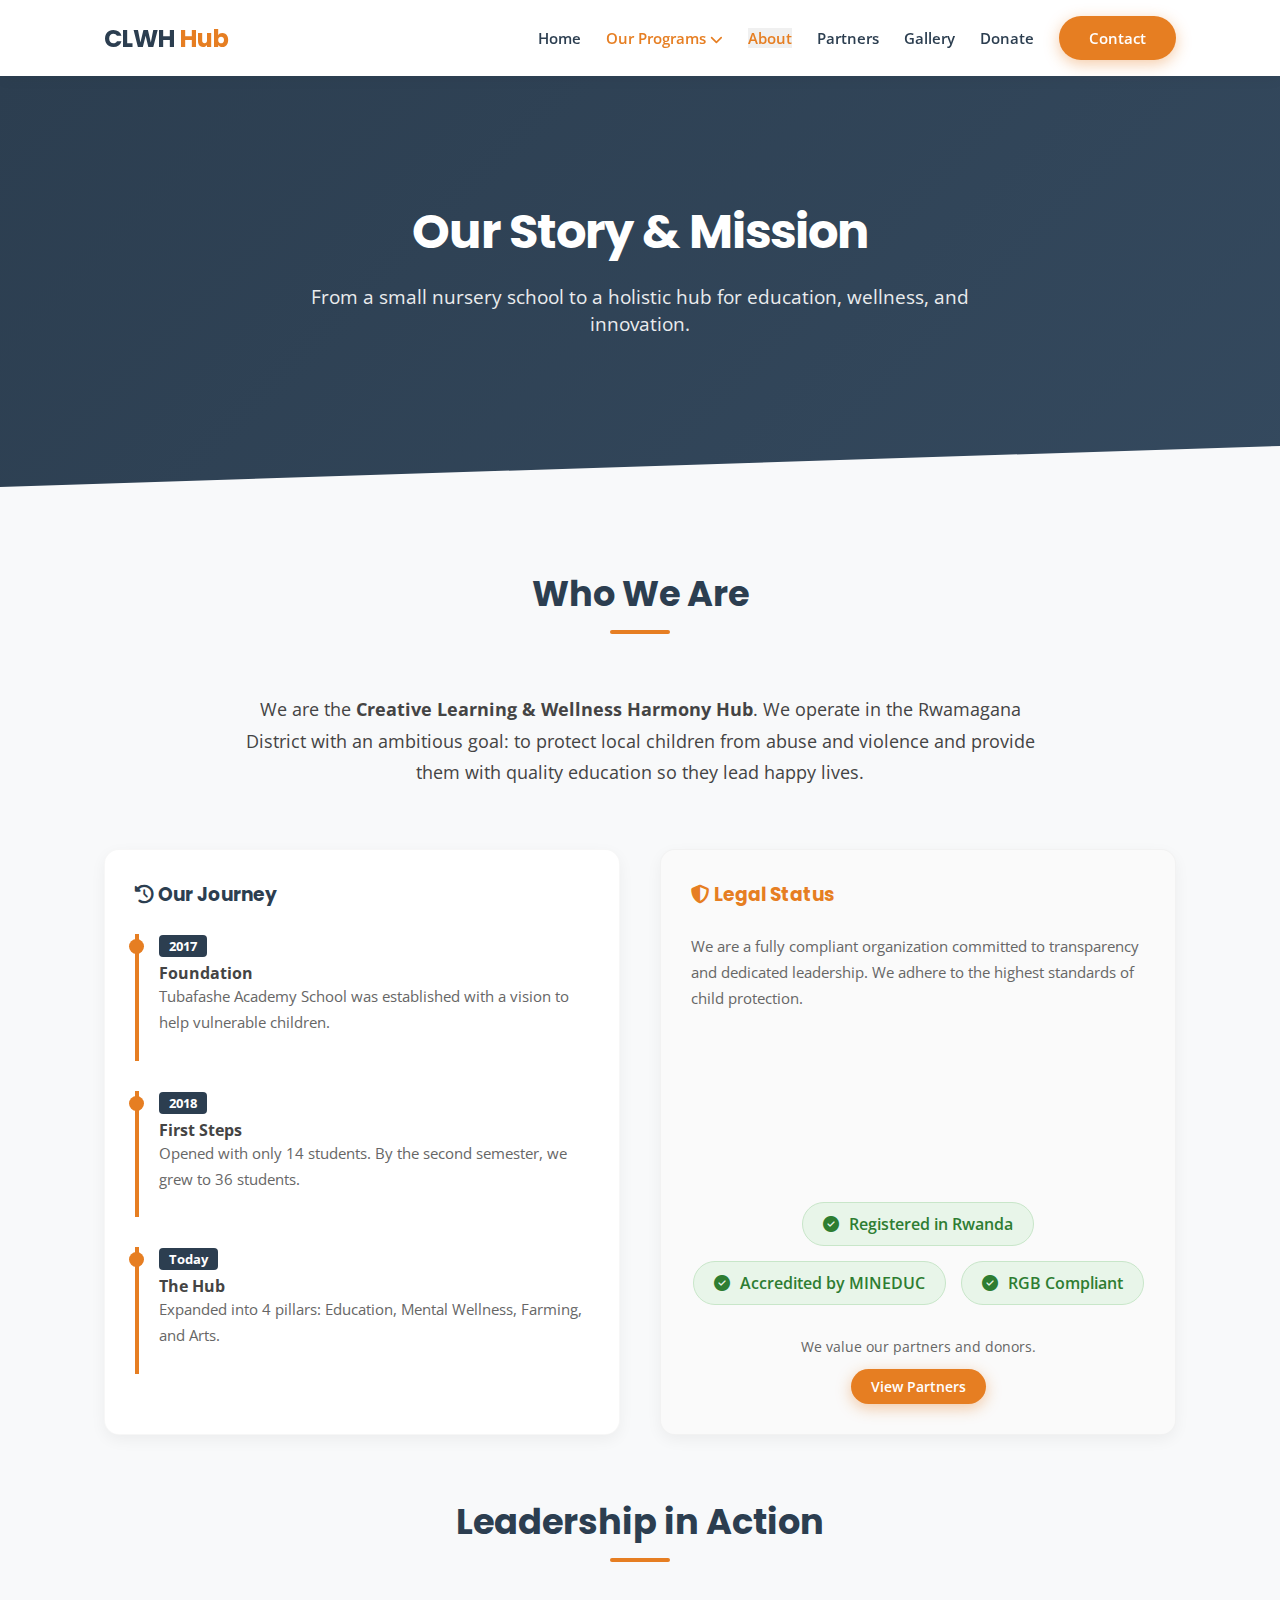
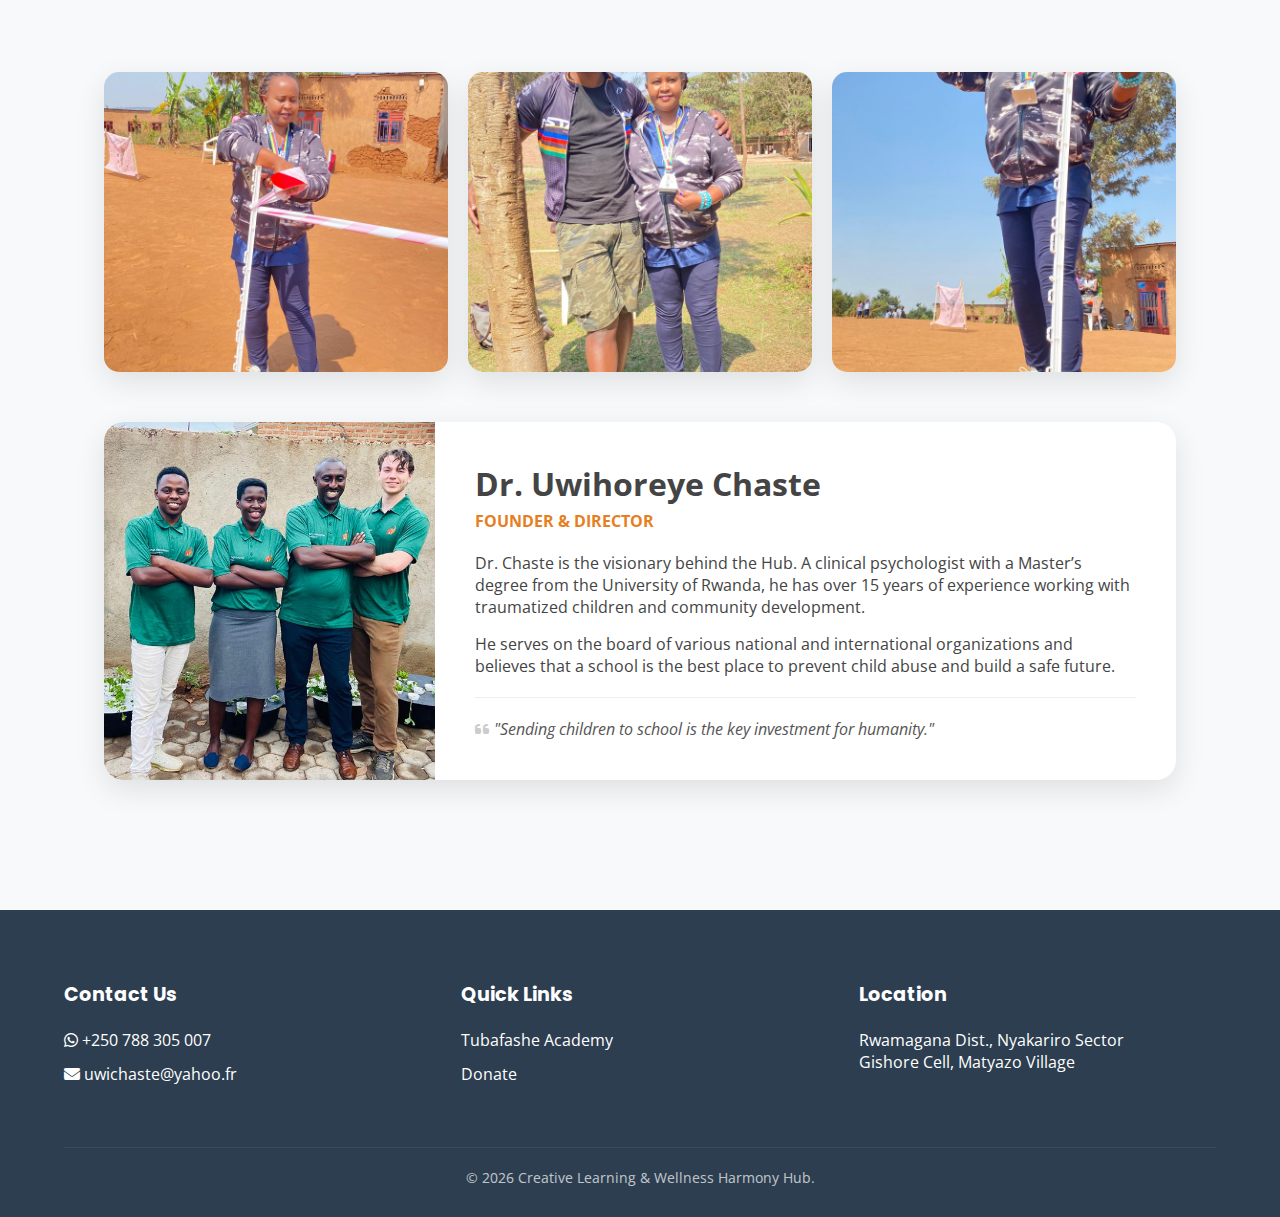
<file: pages/about.html>
<!DOCTYPE html>
<html lang="en">
<head>
    <meta charset="UTF-8">
    <meta name="viewport" content="width=device-width, initial-scale=1.0">
    <title>About Us | Creative Learning Hub</title>
    
    <!-- CSS, Fonts, Icons -->
    <link rel="stylesheet" href="../style.css">
    <link href="https://fonts.googleapis.com/css2?family=Poppins:wght@400;600;700&family=Open+Sans:wght@400;600&display=swap" rel="stylesheet">
    <link rel="stylesheet" href="https://cdnjs.cloudflare.com/ajax/libs/font-awesome/6.4.0/css/all.min.css">
    
    <style>
        .timeline-item {
            border-left: 4px solid var(--accent);
            padding-left: 20px;
            margin-bottom: 30px;
            position: relative;
        }
        .timeline-item::before {
            content: '';
            width: 15px;
            height: 15px;
            background: var(--accent);
            border-radius: 50%;
            position: absolute;
            left: -10px;
            top: 5px;
        }
        .year-badge {
            background: var(--primary-dark);
            color: white;
            padding: 2px 10px;
            border-radius: 4px;
            font-size: 0.8rem;
            font-weight: bold;
            margin-bottom: 5px;
            display: inline-block;
        }
        
        /* New Photo Row Styles */
        .photo-row {
            display: grid;
            grid-template-columns: repeat(auto-fit, minmax(300px, 1fr));
            gap: 20px;
            margin-top: 50px;
            margin-bottom: 50px;
        }
        .photo-card {
            border-radius: 15px;
            overflow: hidden;
            height: 300px;
            box-shadow: var(--shadow);
            position: relative;
        }
        .photo-card img {
            width: 100%;
            height: 100%;
            object-fit: cover;
            transition: transform 0.5s;
        }
        .photo-card:hover img { transform: scale(1.05); }
        
        .founder-card {
            display: flex;
            background: white;
            border-radius: 20px;
            overflow: hidden;
            box-shadow: var(--shadow);
            margin-top: 50px;
        }
        .founder-img-container {
            flex: 1;
            min-height: 300px;
        }
        .founder-img {
            width: 100%;
            height: 100%;
            object-fit: cover;
        }
        .founder-content {
            flex: 2;
            padding: 40px;
            display: flex;
            flex-direction: column;
            justify-content: center;
        }
        
        .trust-grid {
            display: flex;
            flex-wrap: wrap;
            gap: 15px;
            justify-content: center;
            margin-top: 20px;
        }
        .trust-badge {
            background: #e8f5e9;
            color: #2e7d32;
            padding: 10px 20px;
            border-radius: 30px;
            font-weight: 600;
            display: flex;
            align-items: center;
            gap: 10px;
            border: 1px solid #c8e6c9;
        }

        @media (max-width: 768px) {
            .founder-card { flex-direction: column; }
            .founder-img-container { height: 250px; }
        }
    </style>
</head>
<body>

    <!-- HEADER -->
    <header>
        <nav class="navbar">
            <div class="logo"><a href="../index.html">CLWH <span>Hub</span></a></div>
            <div class="menu-toggle" id="mobile-menu"><i class="fas fa-bars"></i></div>
            <ul class="nav-links">
                <li><a href="../index.html">Home</a></li>
                <li class="dropdown">
                    <a href="#" style="color: var(--accent);">Our Programs <i class="fas fa-chevron-down" style="font-size: 0.8rem;"></i></a>
                    <div class="dropdown-content">
                        <a href="school.html"><i class="fas fa-graduation-cap"></i> Tubafashe Academy</a>
                        <a href="wellness.html"><i class="fas fa-heart"></i> Serenity Wellness</a>
                        <a href="hydroponics.html"><i class="fas fa-leaf"></i> Cornucopia Farm</a>
                        <a href="arts.html"><i class="fas fa-palette"></i> Ubuntu Arts</a>
                    </div>
                </li>
                <li><a href="about.html" style="background:#f0f0f0; color:var(--accent);">About</a></li>
                <li><a href="partners.html">Partners</a></li>
                <li><a href="gallery.html">Gallery</a></li>
                <li><a href="support.html">Donate</a></li>
                <li><a href="contact.html" class="btn">Contact</a></li>
            </ul>
        </nav>
    </header>

    <!-- HERO SECTION -->
    <section class="hero" style="background: linear-gradient(135deg, #2c3e50, #34495e);">
        <h1>Our Story & Mission</h1>
        <p>From a small nursery school to a holistic hub for education, wellness, and innovation.</p>
    </section>

    <!-- MAIN CONTENT -->
    <section class="pillars">
        
        <!-- Mission Statement -->
        <div style="text-align: center; margin-bottom: 60px; max-width: 800px; margin-left: auto; margin-right: auto;">
            <h2 class="section-title">Who We Are</h2>
            <p style="font-size: 1.1rem; line-height: 1.8;">We are the <strong>Creative Learning & Wellness Harmony Hub</strong>. We operate in the Rwamagana District with an ambitious goal: to protect local children from abuse and violence and provide them with quality education so they lead happy lives.</p>
        </div>

        <div class="grid-container">
            <!-- Timeline (Left) -->
            <div class="card" style="padding: 30px;">
                <h3 style="margin-bottom: 25px;"><i class="fas fa-history"></i> Our Journey</h3>
                
                <div class="timeline-item">
                    <span class="year-badge">2017</span>
                    <h4>Foundation</h4>
                    <p>Tubafashe Academy School was established with a vision to help vulnerable children.</p>
                </div>

                <div class="timeline-item">
                    <span class="year-badge">2018</span>
                    <h4>First Steps</h4>
                    <p>Opened with only 14 students. By the second semester, we grew to 36 students.</p>
                </div>

                <div class="timeline-item">
                    <span class="year-badge">Today</span>
                    <h4>The Hub</h4>
                    <p>Expanded into 4 pillars: Education, Mental Wellness, Farming, and Arts.</p>
                </div>
            </div>

            <!-- Trust/Legal (Right) -->
            <div class="card" style="padding: 30px; background: #fafafa;">
                <h3 style="margin-bottom: 25px; color: var(--accent);"><i class="fas fa-shield-alt"></i> Legal Status</h3>
                
                <p>We are a fully compliant organization committed to transparency and dedicated leadership. We adhere to the highest standards of child protection.</p>
                
                <div class="trust-grid">
                    <div class="trust-badge"><i class="fas fa-check-circle"></i> Registered in Rwanda</div>
                    <div class="trust-badge"><i class="fas fa-check-circle"></i> Accredited by MINEDUC</div>
                    <div class="trust-badge"><i class="fas fa-check-circle"></i> RGB Compliant</div>
                </div>
                
                <div style="margin-top: 30px; text-align: center;">
                    <p style="font-size: 0.9rem; margin-bottom: 10px;">We value our partners and donors.</p>
                    <a href="partners.html" class="btn" style="padding: 8px 20px; font-size: 0.9rem;">View Partners</a>
                </div>
            </div>
        </div>

        <!-- NEW: Dedicated Photo Row (Leadership in Action) -->
        <h2 class="section-title" style="margin-top: 60px;">Leadership in Action</h2>
        <div class="photo-row">
            
            <!-- Photo 1: Ribbon Cutting -->
            <div class="photo-card">
                <img src="../images/about-event.jpeg" alt="Official Opening Ceremony">
            </div>

            <!-- Photo 2: Directors (Man and Woman) -->
            <div class="photo-card">
                <img src="../images/team-directors.jpeg" alt="Directors">
            </div>

            <!-- Photo 3: Ribbon High (Optional extra photo) -->
            <div class="photo-card">
                <img src="../images/about-ribbon-high.jpeg" alt="Celebration">
            </div>

        </div>

        <!-- Founder Section -->
        <div class="founder-card">
            <div class="founder-img-container">
                <!-- Using the Handshake Photo -->
                <img src="../images/founder-image.jpeg" alt="Dr. Uwihoreye Chaste with Student" class="founder-img">
            </div>
            <div class="founder-content">
                <h3 style="font-size: 2rem; margin-bottom: 5px;">Dr. Uwihoreye Chaste</h3>
                <p style="color: var(--accent); font-weight: bold; text-transform: uppercase; margin-bottom: 20px;">Founder & Director</p>
                
                <p style="margin-bottom: 15px;">Dr. Chaste is the visionary behind the Hub. A clinical psychologist with a Master’s degree from the University of Rwanda, he has over 15 years of experience working with traumatized children and community development.</p>
                
                <p>He serves on the board of various national and international organizations and believes that a school is the best place to prevent child abuse and build a safe future.</p>
                
                <div style="margin-top: 20px; padding-top: 20px; border-top: 1px solid #eee;">
                    <i class="fas fa-quote-left" style="color: #ccc;"></i>
                    <em style="color: #555;"> "Sending children to school is the key investment for humanity."</em>
                </div>
            </div>
        </div>

    </section>

    <!-- FOOTER -->
    <footer>
        <div class="footer-grid">
            <div class="footer-col">
                <h4>Contact Us</h4>
                <ul>
                    <li><i class="fab fa-whatsapp"></i> +250 788 305 007</li>
                    <li><i class="fas fa-envelope"></i> uwichaste@yahoo.fr</li>
                </ul>
            </div>
            <div class="footer-col">
                <h4>Quick Links</h4>
                <ul>
                    <li><a href="school.html">Tubafashe Academy</a></li>
                    <li><a href="support.html">Donate</a></li>
                </ul>
            </div>
            <div class="footer-col">
                <h4>Location</h4>
                <p>Rwamagana Dist., Nyakariro Sector<br>Gishore Cell, Matyazo Village</p>
            </div>
        </div>
        <div class="footer-bottom">
            <p>&copy; 2026 Creative Learning & Wellness Harmony Hub.</p>
        </div>
    </footer>

    <script src="../script.js"></script>
</body>
</html>
</file>
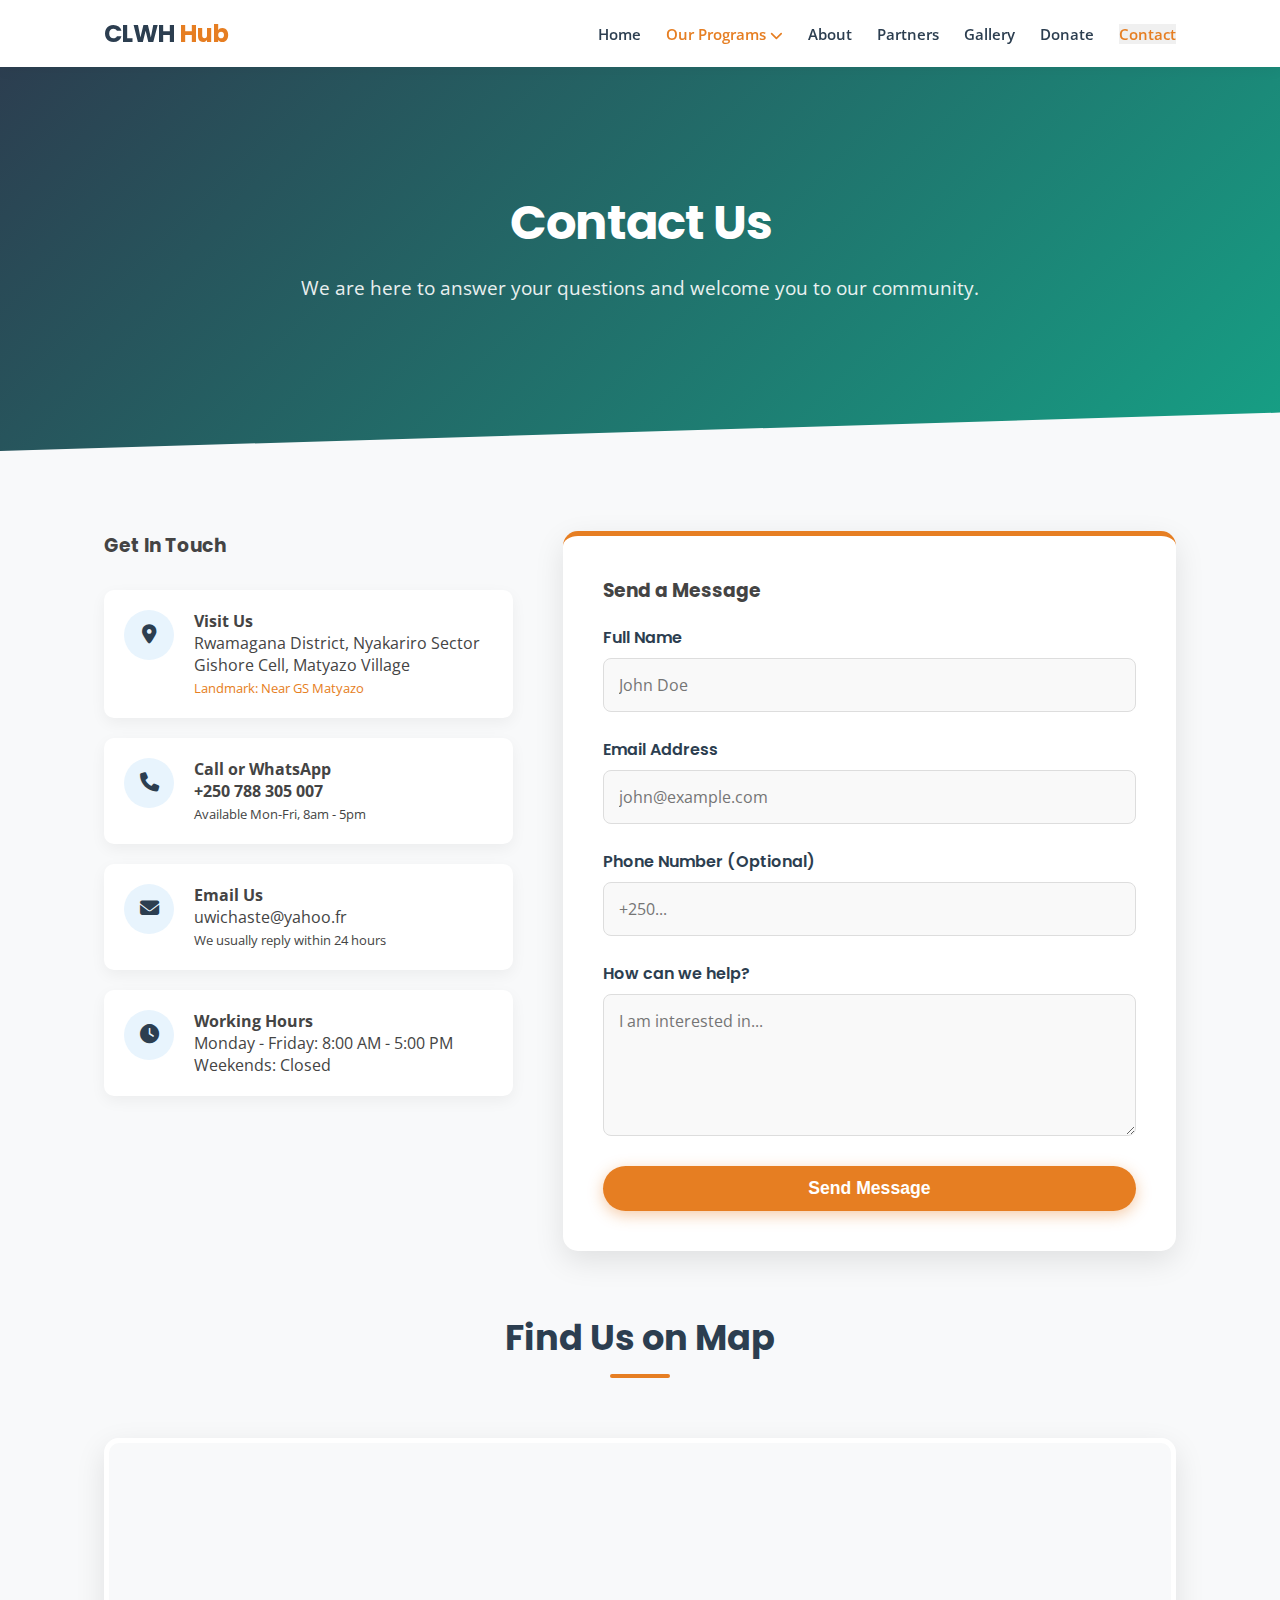
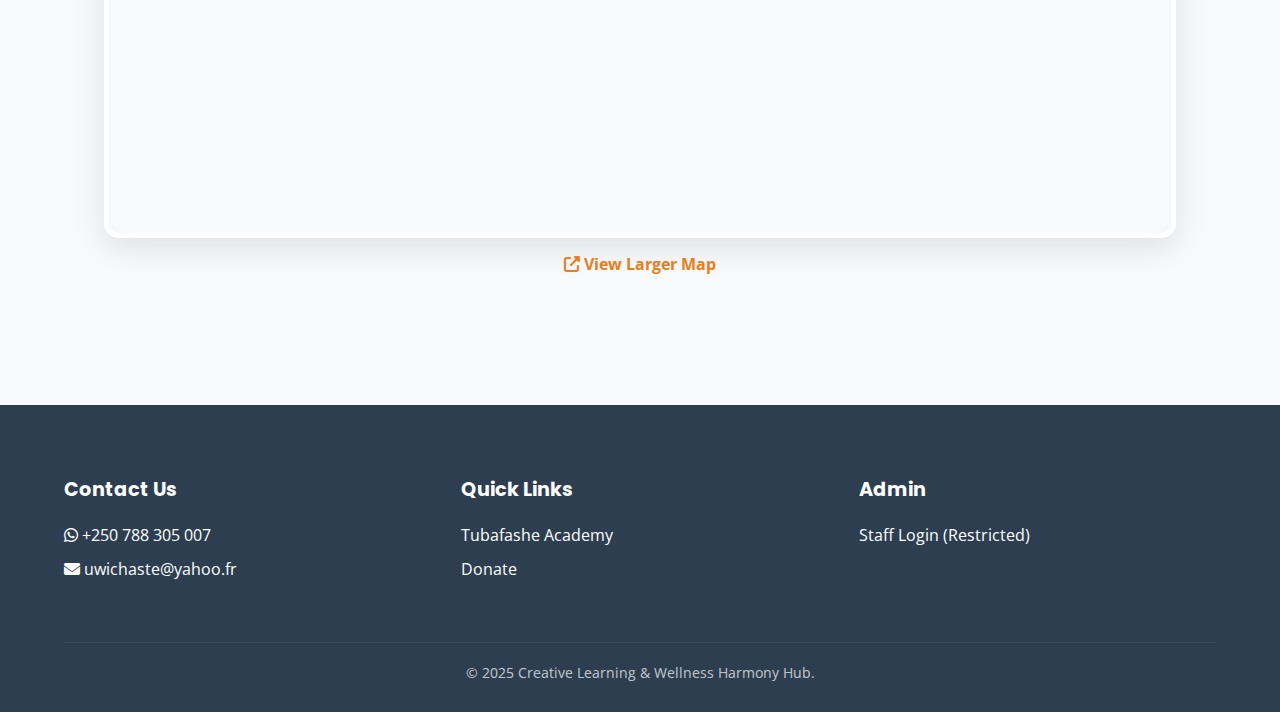
<file: pages/contact.html>
<!DOCTYPE html>
<html lang="en">
<head>
    <meta charset="UTF-8">
    <meta name="viewport" content="width=device-width, initial-scale=1.0">
    <title>Contact Us | Creative Learning Hub</title>
    
    <!-- CSS, Fonts, Icons -->
    <link rel="stylesheet" href="../style.css">
    <link href="https://fonts.googleapis.com/css2?family=Poppins:wght@400;600;700&family=Open+Sans:wght@400;600&display=swap" rel="stylesheet">
    <link rel="stylesheet" href="https://cdnjs.cloudflare.com/ajax/libs/font-awesome/6.4.0/css/all.min.css">
    
    <style>
        /* Specific Contact Styles */
        .contact-grid {
            display: grid;
            grid-template-columns: 1fr 1.5fr;
            gap: 50px;
            margin-bottom: 60px;
        }
        
        /* Contact Info Items */
        .info-card {
            background: white;
            padding: 20px;
            border-radius: 10px;
            display: flex;
            align-items: flex-start;
            gap: 20px;
            margin-bottom: 20px;
            box-shadow: 0 5px 15px rgba(0,0,0,0.05);
            transition: transform 0.3s;
        }
        .info-card:hover { transform: translateY(-5px); }
        .info-icon {
            background: #e8f4fd;
            color: var(--primary-dark);
            width: 50px;
            height: 50px;
            border-radius: 50%;
            display: flex;
            align-items: center;
            justify-content: center;
            font-size: 1.2rem;
            flex-shrink: 0;
        }
        
        /* Form Styling */
        .contact-form {
            background: white;
            padding: 40px;
            border-radius: 15px;
            box-shadow: var(--shadow);
            border-top: 5px solid var(--accent);
        }
        .form-group { margin-bottom: 25px; }
        .form-group label {
            display: block;
            font-weight: 600;
            margin-bottom: 8px;
            color: var(--primary-dark);
            font-family: 'Poppins', sans-serif;
        }
        .form-group input, .form-group textarea {
            width: 100%;
            padding: 15px;
            border: 1px solid #ddd;
            border-radius: 8px;
            font-family: 'Open Sans', sans-serif;
            font-size: 1rem;
            transition: 0.3s;
            background: #f9f9f9;
        }
        .form-group input:focus, .form-group textarea:focus {
            border-color: var(--accent);
            outline: none;
            background: white;
            box-shadow: 0 0 0 4px rgba(230, 126, 34, 0.1);
        }
        
        /* Map Container */
        .map-frame {
            height: 400px;
            border-radius: 15px;
            overflow: hidden;
            box-shadow: var(--shadow);
            border: 5px solid white;
        }

        @media (max-width: 900px) {
            .contact-grid { grid-template-columns: 1fr; }
        }
    </style>
</head>
<body>

    <!-- MODERN HEADER -->
    <header>
        <nav class="navbar">
            <div class="logo"><a href="../index.html">CLWH <span>Hub</span></a></div>
            <div class="menu-toggle" id="mobile-menu"><i class="fas fa-bars"></i></div>
            <ul class="nav-links">
                <li><a href="../index.html">Home</a></li>
                <li class="dropdown">
                    <a href="#" style="color: var(--accent);">Our Programs <i class="fas fa-chevron-down" style="font-size: 0.8rem;"></i></a>
                    <div class="dropdown-content">
                        <a href="school.html"><i class="fas fa-graduation-cap"></i> Tubafashe Academy</a>
                        <a href="wellness.html"><i class="fas fa-heart"></i> Serenity Wellness</a>
                        <a href="hydroponics.html"><i class="fas fa-leaf"></i> Cornucopia Farm</a>
                        <a href="arts.html"><i class="fas fa-palette"></i> Ubuntu Arts</a>
                    </div>
                </li>
                <li><a href="about.html">About</a></li>
                <li><a href="partners.html">Partners</a></li>
                <li><a href="gallery.html">Gallery</a></li>
                <li><a href="support.html">Donate</a></li>
                <li><a href="contact.html" style="background:#f0f0f0; color:var(--accent);">Contact</a></li>
            </ul>
        </nav>
    </header>

    <!-- HERO SECTION -->
    <section class="hero" style="background: linear-gradient(135deg, #2c3e50, #16a085);">
        <h1>Contact Us</h1>
        <p>We are here to answer your questions and welcome you to our community.</p>
    </section>

    <!-- MAIN CONTENT -->
    <section class="pillars">
        
        <div class="contact-grid">
            
            <!-- Left Side: Info Cards -->
            <div class="contact-details">
                <h3 style="margin-bottom: 30px; font-family: 'Poppins', sans-serif;">Get In Touch</h3>
                
                <div class="info-card">
                    <div class="info-icon"><i class="fas fa-map-marker-alt"></i></div>
                    <div>
                        <h4>Visit Us</h4>
                        <p>Rwamagana District, Nyakariro Sector<br>Gishore Cell, Matyazo Village</p>
                        <small style="color: var(--accent);">Landmark: Near GS Matyazo</small>
                    </div>
                </div>

                <div class="info-card">
                    <div class="info-icon"><i class="fas fa-phone"></i></div>
                    <div>
                        <h4>Call or WhatsApp</h4>
                        <p><a href="tel:+250788305007" style="font-weight:bold;">+250 788 305 007</a></p>
                        <small>Available Mon-Fri, 8am - 5pm</small>
                    </div>
                </div>

                <div class="info-card">
                    <div class="info-icon"><i class="fas fa-envelope"></i></div>
                    <div>
                        <h4>Email Us</h4>
                        <p>uwichaste@yahoo.fr</p>
                        <small>We usually reply within 24 hours</small>
                    </div>
                </div>

                <div class="info-card">
                    <div class="info-icon"><i class="fas fa-clock"></i></div>
                    <div>
                        <h4>Working Hours</h4>
                        <p>Monday - Friday: 8:00 AM - 5:00 PM</p>
                        <p>Weekends: Closed</p>
                    </div>
                </div>
            </div>

            <!-- Right Side: The Form -->
            <div class="contact-form-container">
                <form class="contact-form" name="contact" method="POST" data-netlify="true">
                    <h3 style="margin-bottom: 20px; font-family: 'Poppins', sans-serif;">Send a Message</h3>
                    
                    <div class="form-group">
                        <label for="name">Full Name</label>
                        <input type="text" id="name" name="name" required placeholder="John Doe">
                    </div>

                    <div class="form-group">
                        <label for="email">Email Address</label>
                        <input type="email" id="email" name="email" required placeholder="john@example.com">
                    </div>

                    <div class="form-group">
                        <label for="phone">Phone Number (Optional)</label>
                        <input type="tel" id="phone" name="phone" placeholder="+250...">
                    </div>

                    <div class="form-group">
                        <label for="message">How can we help?</label>
                        <textarea id="message" name="message" rows="5" required placeholder="I am interested in..."></textarea>
                    </div>

                    <button type="submit" class="btn" style="width: 100%; border: none; font-size: 1.1rem; cursor: pointer;">Send Message</button>
                </form>
            </div>

        </div>

        <!-- Map Section -->
        <h2 class="section-title">Find Us on Map</h2>
        <div class="map-frame">
            <iframe 
                width="100%" 
                height="100%" 
                frameborder="0" 
                scrolling="no" 
                marginheight="0" 
                marginwidth="0" 
                src="https://www.openstreetmap.org/export/embed.html?bbox=30.3%2C-2.0%2C30.5%2C-1.9&amp;layer=mapnik&amp;marker=-1.95%2C30.4" 
                style="border: none;">
            </iframe>
        </div>
        <p style="text-align: center; margin-top: 15px;">
            <a href="https://www.openstreetmap.org" target="_blank" style="color: var(--accent); font-weight: bold;">
                <i class="fas fa-external-link-alt"></i> View Larger Map
            </a>
        </p>

    </section>

    <!-- FOOTER -->
    <footer>
        <div class="footer-grid">
            <div class="footer-col">
                <h4>Contact Us</h4>
                <ul>
                    <li><i class="fab fa-whatsapp"></i> +250 788 305 007</li>
                    <li><i class="fas fa-envelope"></i> uwichaste@yahoo.fr</li>
                </ul>
            </div>
            <div class="footer-col">
                <h4>Quick Links</h4>
                <ul>
                    <li><a href="school.html">Tubafashe Academy</a></li>
                    <li><a href="support.html">Donate</a></li>
                </ul>
            </div>
            <div class="footer-col">
                <h4>Admin</h4>
                <p>Staff Login (Restricted)</p>
            </div>
        </div>
        <div class="footer-bottom">
            <p>&copy; 2025 Creative Learning & Wellness Harmony Hub.</p>
        </div>
    </footer>

    <script src="../script.js"></script>
</body>
</html>
</file>
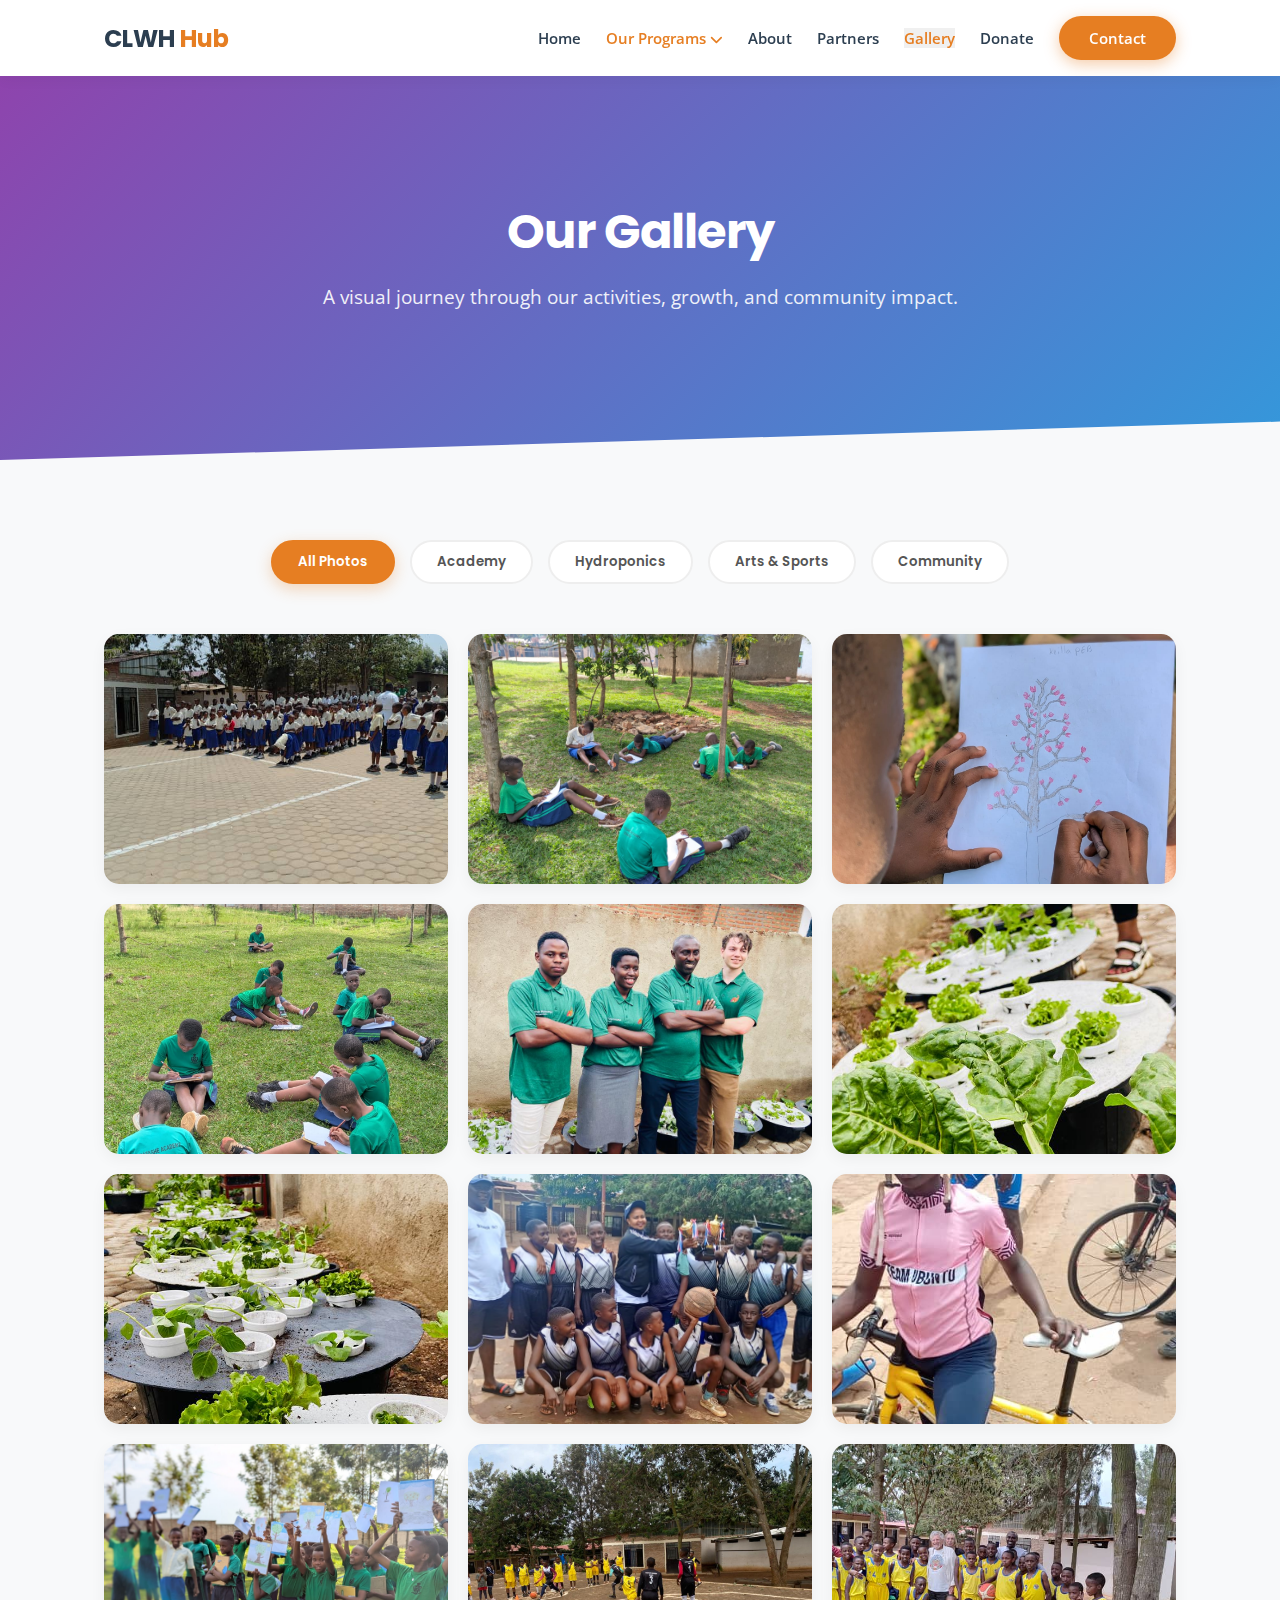
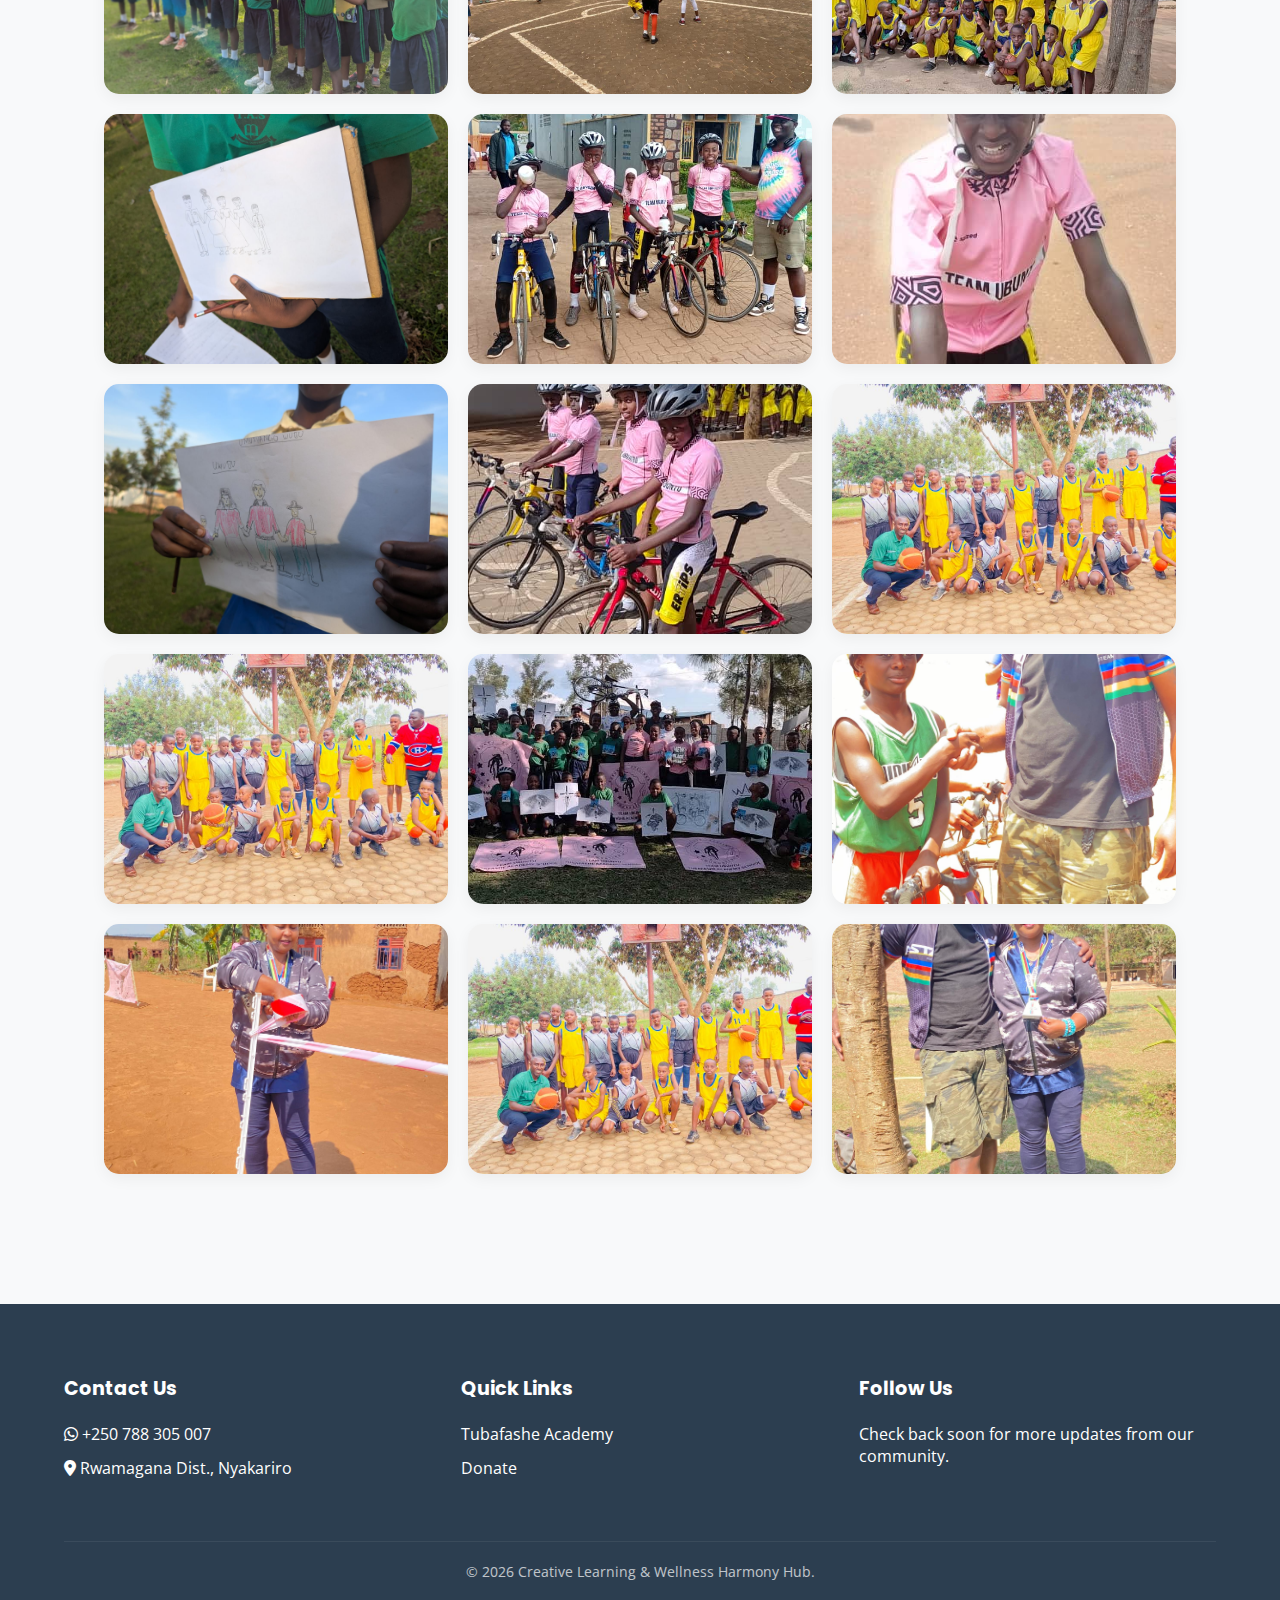
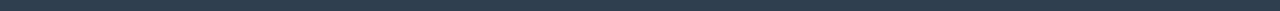
<file: pages/gallery.html>
<!DOCTYPE html>
<html lang="en">
<head>
    <meta charset="UTF-8">
    <meta name="viewport" content="width=device-width, initial-scale=1.0">
    <title>Gallery | Creative Learning Hub</title>
    
    <!-- CSS, Fonts, Icons -->
    <link rel="stylesheet" href="../style.css">
    <link href="https://fonts.googleapis.com/css2?family=Poppins:wght@400;600;700&family=Open+Sans:wght@400;600&display=swap" rel="stylesheet">
    <link rel="stylesheet" href="https://cdnjs.cloudflare.com/ajax/libs/font-awesome/6.4.0/css/all.min.css">
    
    <style>
        .filter-container {
            display: flex;
            justify-content: center;
            flex-wrap: wrap;
            gap: 15px;
            margin-bottom: 50px;
        }
        .filter-btn {
            background: white;
            border: 2px solid #eee;
            padding: 10px 25px;
            border-radius: 50px;
            cursor: pointer;
            font-weight: 600;
            font-family: 'Poppins', sans-serif;
            transition: all 0.3s ease;
            color: #555;
        }
        .filter-btn:hover {
            border-color: var(--accent);
            color: var(--accent);
            transform: translateY(-2px);
        }
        .filter-btn.active {
            background: var(--accent);
            color: white;
            border-color: var(--accent);
            box-shadow: 0 5px 15px rgba(230, 126, 34, 0.3);
        }

        .gallery-grid {
            display: grid;
            grid-template-columns: repeat(auto-fill, minmax(300px, 1fr));
            gap: 20px;
        }
        .gallery-item {
            position: relative;
            height: 250px;
            border-radius: 15px;
            overflow: hidden;
            box-shadow: 0 5px 15px rgba(0,0,0,0.05);
            cursor: pointer;
        }
        .gallery-item img {
            width: 100%;
            height: 100%;
            object-fit: cover;
            transition: transform 0.5s ease;
        }
        .gallery-item:hover img {
            transform: scale(1.1);
        }
        .gallery-overlay {
            position: absolute;
            bottom: 0;
            left: 0;
            width: 100%;
            background: linear-gradient(to top, rgba(0,0,0,0.8), transparent);
            padding: 20px;
            opacity: 0;
            transition: 0.3s;
        }
        .gallery-item:hover .gallery-overlay { opacity: 1; }
        .gallery-overlay span {
            color: white;
            font-weight: bold;
            font-size: 0.9rem;
            text-shadow: 0 2px 4px rgba(0,0,0,0.5);
        }
        
        /* Animation for filtering */
        .gallery-item.hide { display: none; }
        .gallery-item.show { animation: fadeIn 0.5s ease; }
    </style>
</head>
<body>

    <!-- HEADER -->
    <header>
        <nav class="navbar">
            <div class="logo"><a href="../index.html">CLWH <span>Hub</span></a></div>
            <div class="menu-toggle" id="mobile-menu"><i class="fas fa-bars"></i></div>
            <ul class="nav-links">
                <li><a href="../index.html">Home</a></li>
                <li class="dropdown">
                    <a href="#" style="color: var(--accent);">Our Programs <i class="fas fa-chevron-down" style="font-size: 0.8rem;"></i></a>
                    <div class="dropdown-content">
                        <a href="school.html"><i class="fas fa-graduation-cap"></i> Tubafashe Academy</a>
                        <a href="wellness.html"><i class="fas fa-heart"></i> Serenity Wellness</a>
                        <a href="hydroponics.html"><i class="fas fa-leaf"></i> Cornucopia Farm</a>
                        <a href="arts.html"><i class="fas fa-palette"></i> Ubuntu Arts</a>
                    </div>
                </li>
                <li><a href="about.html">About</a></li>
                <li><a href="partners.html">Partners</a></li>
                <li><a href="gallery.html" style="background:#f0f0f0; color:var(--accent);">Gallery</a></li>
                <li><a href="support.html">Donate</a></li>
                <li><a href="contact.html" class="btn">Contact</a></li>
            </ul>
        </nav>
    </header>

    <!-- HERO SECTION -->
    <section class="hero" style="background: linear-gradient(135deg, #8e44ad, #3498db);">
        <h1>Our Gallery</h1>
        <p>A visual journey through our activities, growth, and community impact.</p>
    </section>

    <!-- MAIN CONTENT -->
    <section class="pillars">
        
        <!-- Filter Buttons -->
        <div class="filter-container">
            <button class="filter-btn active" onclick="filterGallery('all')">All Photos</button>
            <button class="filter-btn" onclick="filterGallery('school')">Academy</button>
            <button class="filter-btn" onclick="filterGallery('farm')">Hydroponics</button>
            <button class="filter-btn" onclick="filterGallery('arts')">Arts & Sports</button>
            <button class="filter-btn" onclick="filterGallery('community')">Community</button>
        </div>

        <!-- THE GRAND GRID (All 24 Photos) -->
        <div class="gallery-grid">
            
            <!-- === SCHOOL CATEGORY === -->
            <div class="gallery-item school">
                <img src="../images/home-hero.jpeg" alt="School Assembly">
                <div class="gallery-overlay"><span>Morning Assembly</span></div>
            </div>
            <div class="gallery-item school">
                <img src="../images/school-hero.jpeg" alt="Outdoor Learning">
                <div class="gallery-overlay"><span>Serene Learning Environment</span></div>
            </div>
            <div class="gallery-item school">
                <img src="../images/school-writing.jpeg" alt="Students Writing">
                <div class="gallery-overlay"><span>Focused Students</span></div>
            </div>
            <div class="gallery-item school">
                <img src="../images/gallery-art-class.jpeg" alt="Art Class on Grass">
                <div class="gallery-overlay"><span>Creative Learning Outdoors</span></div>
            </div>

            <!-- === FARM CATEGORY === -->
            <div class="gallery-item farm">
                <img src="../images/farm-team.jpeg" alt="Farm Team">
                <div class="gallery-overlay"><span>Cornucopia Team</span></div>
            </div>
            <div class="gallery-item farm">
                <img src="../images/farm-lettuce.jpeg" alt="Lettuce">
                <div class="gallery-overlay"><span>Hydroponic Harvest</span></div>
            </div>
            <div class="gallery-item farm">
                <img src="../images/farm-system.jpeg" alt="Farm System">
                <div class="gallery-overlay"><span>Soilless Farming Innovation</span></div>
            </div>

            <!-- === ARTS & SPORTS CATEGORY === -->
            <div class="gallery-item arts">
                <img src="../images/arts-hero.jpeg" alt="Basketball Trophies">
                <div class="gallery-overlay"><span>Basketball Champions</span></div>
            </div>
            <div class="gallery-item arts">
                <img src="../images/arts-cycling.jpeg" alt="Cycling Team">
                <div class="gallery-overlay"><span>Cycling Academy</span></div>
            </div>
            <div class="gallery-item arts">
                <img src="../images/arts-drawing.jpeg" alt="Tree Drawings">
                <div class="gallery-overlay"><span>Nature Art</span></div>
            </div>
            <div class="gallery-item arts">
                <img src="../images/gallery-bball-action.jpeg" alt="Basketball Action">
                <div class="gallery-overlay"><span>Action on the Court</span></div>
            </div>
            <div class="gallery-item arts">
                <img src="../images/gallery-bball-team.jpeg" alt="Full Team">
                <div class="gallery-overlay"><span>Team Spirit</span></div>
            </div>
            <div class="gallery-item arts">
                <img src="../images/gallery-art-detail.jpeg" alt="Family Drawing">
                <div class="gallery-overlay"><span>"Umuryango" (Family) Drawing</span></div>
            </div>
            <div class="gallery-item arts">
                <img src="../images/gallery-cycling-class.jpeg" alt="Cycling Class">
                <div class="gallery-overlay"><span>Young Cyclists</span></div>
            </div>
            <div class="gallery-item arts">
                <img src="../images/gallery-cyclist-portrait.jpeg" alt="Cyclist Portrait">
                <div class="gallery-overlay"><span>Future Champion</span></div>
            </div>
            <div class="gallery-item arts">
                <img src="../images/gallery-art-uwubu.jpeg" alt="Uwubu Art">
                <div class="gallery-overlay"><span>Student Artwork</span></div>
            </div>
            <div class="gallery-item arts">
                <img src="../images/gallery-cycling-coach.jpeg" alt="Cycling Coach">
                <div class="gallery-overlay"><span>Coaching the Team</span></div>
            </div>
            <div class="gallery-item arts">
                <img src="../images/gallery-bball-coach.jpeg" alt="Basketball Coach">
                <div class="gallery-overlay"><span>Mentorship</span></div>
            </div>
            <div class="gallery-item arts">
                <img src="../images/gallery-bball-group.jpeg" alt="Basketball Group">
                <div class="gallery-overlay"><span>Training Session</span></div>
            </div>
            <div class="gallery-item arts">
                <img src="../images/gallery-art-bikes.jpeg" alt="Art and Bikes">
                <div class="gallery-overlay"><span>Art & Sports Combined</span></div>
            </div>

            <!-- === COMMUNITY & LEADERSHIP (Wellness) === -->
            <div class="gallery-item community">
                <img src="../images/founder-shake.jpeg" alt="Founder Handshake">
                <div class="gallery-overlay"><span>Leadership & Care</span></div>
            </div>
            <div class="gallery-item community">
                <img src="../images/about-event.jpeg" alt="Ribbon Cutting">
                <div class="gallery-overlay"><span>Official Opening</span></div>
            </div>
            <div class="gallery-item community">
                <img src="../images/gallery-bball-coach.jpeg" alt="Celebration">
                <div class="gallery-overlay"><span>Celebrating Success</span></div>
            </div>
            <div class="gallery-item community">
                <img src="../images/team-directors.jpeg" alt="Directors">
                <div class="gallery-overlay"><span>Dedicated Leadership</span></div>
            </div>

        </div>

    </section>

    <!-- FOOTER -->
    <footer>
        <div class="footer-grid">
            <div class="footer-col">
                <h4>Contact Us</h4>
                <ul>
                    <li><i class="fab fa-whatsapp"></i> +250 788 305 007</li>
                    <li><i class="fas fa-map-marker-alt"></i> Rwamagana Dist., Nyakariro</li>
                </ul>
            </div>
            <div class="footer-col">
                <h4>Quick Links</h4>
                <ul>
                    <li><a href="school.html">Tubafashe Academy</a></li>
                    <li><a href="support.html">Donate</a></li>
                </ul>
            </div>
            <div class="footer-col">
                <h4>Follow Us</h4>
                <p>Check back soon for more updates from our community.</p>
            </div>
        </div>
        <div class="footer-bottom">
            <p>&copy; 2026 Creative Learning & Wellness Harmony Hub.</p>
        </div>
    </footer>

    <script src="../script.js"></script>

    <script>
        function filterGallery(category) {
            // 1. Buttons
            let buttons = document.querySelectorAll('.filter-btn');
            buttons.forEach(btn => btn.classList.remove('active'));
            event.target.classList.add('active');

            // 2. Images
            let items = document.querySelectorAll('.gallery-item');
            
            items.forEach(item => {
                // Reset animation
                item.classList.remove('show');
                
                if (category === 'all') {
                    item.classList.remove('hide');
                    item.classList.add('show');
                } else {
                    if (item.classList.contains(category)) {
                        item.classList.remove('hide');
                        item.classList.add('show');
                    } else {
                        item.classList.add('hide');
                    }
                }
            });
        }
    </script>
</body>
</html>
</file>
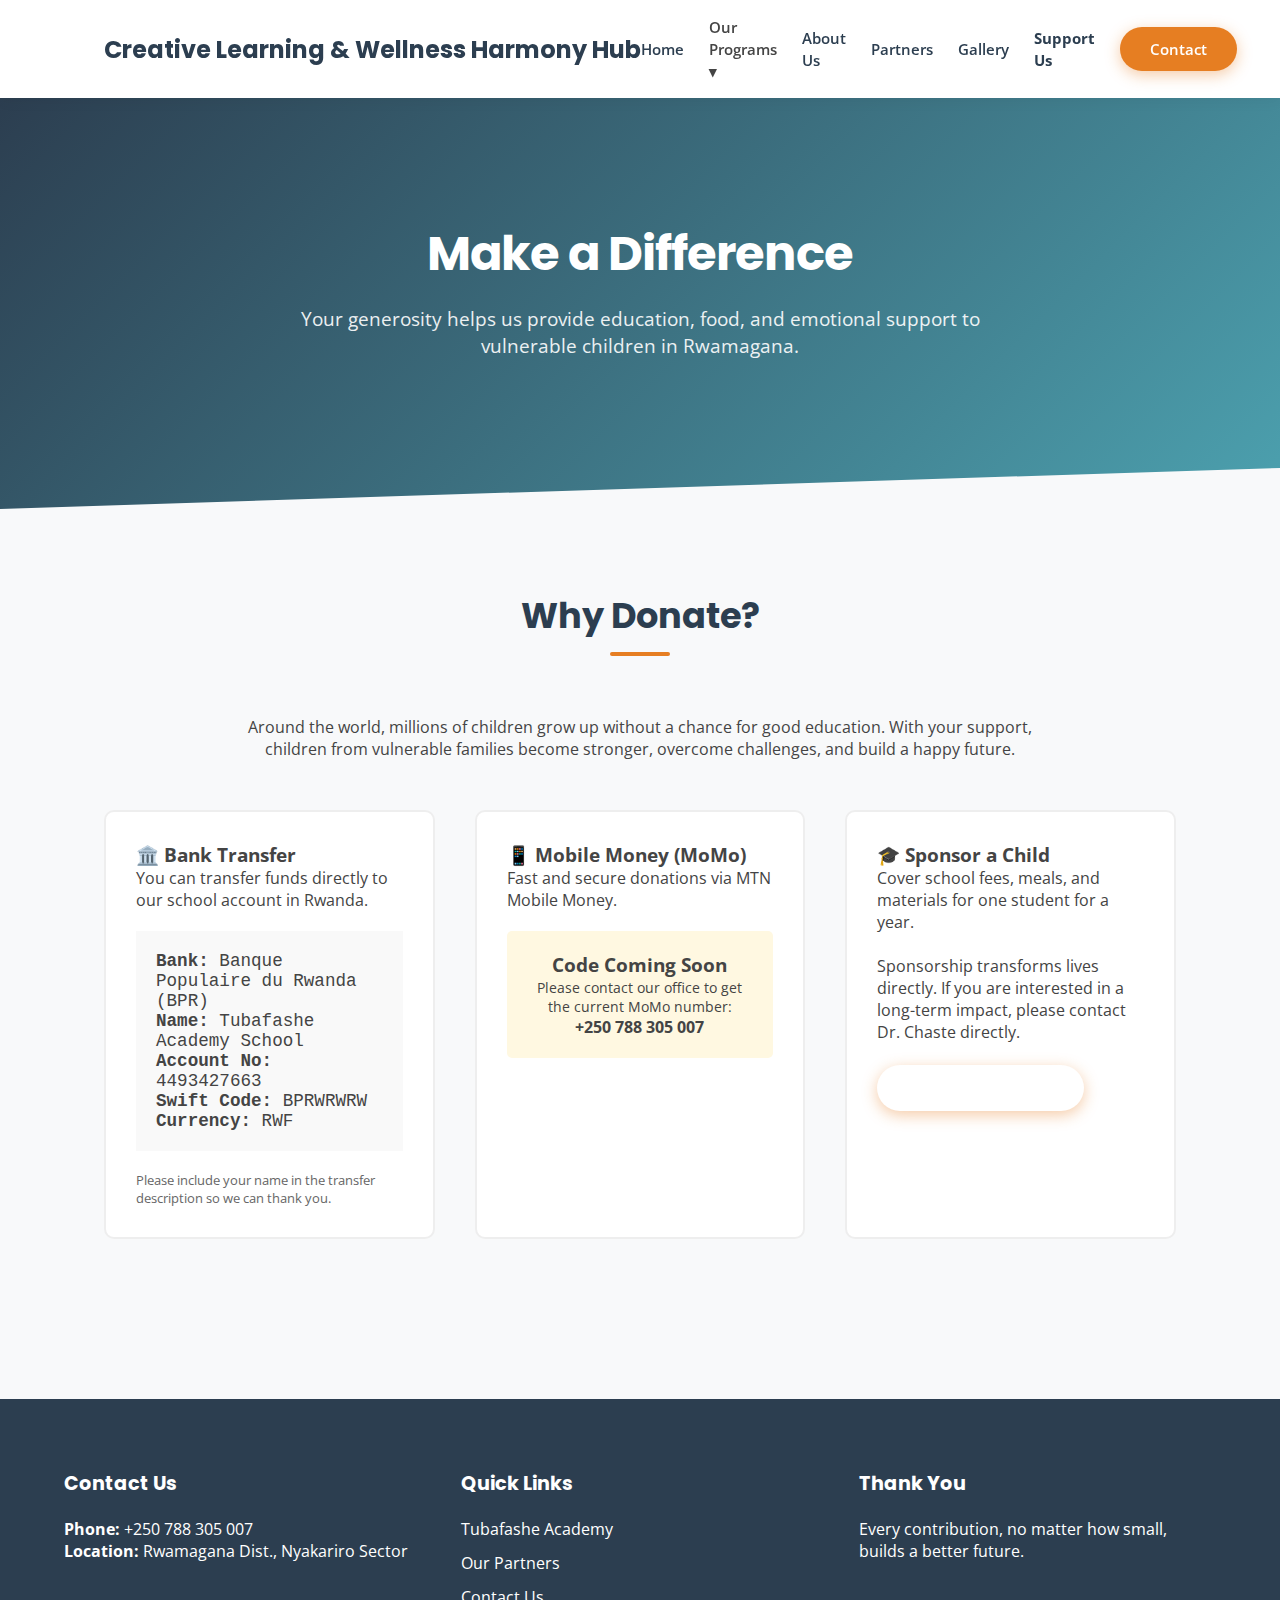
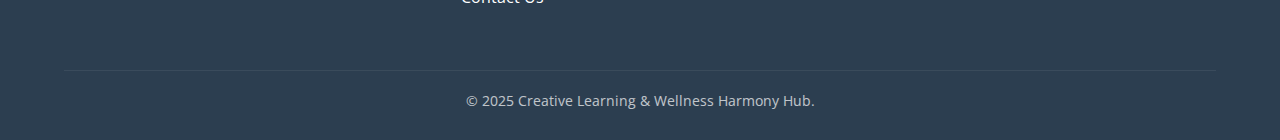
<file: pages/support.html>
<!DOCTYPE html>
<html lang="en">
<head>
    <meta charset="UTF-8">
    <meta name="viewport" content="width=device-width, initial-scale=1.0">
    <title>Support Us | Creative Learning Hub</title>
    <link rel="stylesheet" href="../style.css">
    <style>
        /* Specific Styles for Support Page */
        .support-hero {
            background-color: var(--accent-color); /* Orange */
        }
        .donation-box {
            background: #fff;
            border: 2px solid #eee;
            border-radius: 10px;
            padding: 30px;
            margin-bottom: 30px;
            transition: transform 0.3s;
        }
        .donation-box:hover {
            border-color: var(--accent-color);
            transform: translateY(-5px);
        }
        .bank-details {
            background: #f9f9f9;
            padding: 20px;
            border-left: 5px solid var(--primary-color);
            font-family: monospace;
            font-size: 1.1rem;
            margin: 20px 0;
        }
        .copy-note {
            font-size: 0.8rem;
            color: #666;
            margin-top: 5px;
        }
    </style>
</head>
<body>

    <!-- NAVIGATION -->
    <header>
        <nav class="navbar">
            <div class="logo"><a href="../index.html">Creative Learning & Wellness Harmony Hub</a></div>
            <div class="menu-toggle" id="mobile-menu">☰</div>
            <ul class="nav-links">
                <li><a href="../index.html">Home</a></li>
                <li class="dropdown">
                    <a href="#" style="color: var(--accent-color);">Our Programs ▾</a>
                    <div class="dropdown-content">
                        <a href="school.html">Tubafashe Academy</a>
                        <a href="wellness.html">Serenity Wellness</a>
                        <a href="hydroponics.html">Cornucopia Hydroponics</a>
                        <a href="arts.html">Ubuntu Arts</a>
                    </div>
                </li>
                <li><a href="about.html">About Us</a></li>
                <li><a href="partners.html">Partners</a></li>
                <li><a href="gallery.html">Gallery</a></li>
                <li><a href="support.html" style="font-weight:bold;">Support Us</a></li>
                <li><a href="contact.html" class="btn">Contact</a></li>
            </ul>
        </nav>
    </header>

    <!-- HERO SECTION -->
    <section class="hero support-hero">
        <h1>Make a Difference</h1>
        <p>Your generosity helps us provide education, food, and emotional support to vulnerable children in Rwamagana.</p>
    </section>

    <!-- MAIN CONTENT -->
    <section class="pillars">
        
        <!-- Impact Text -->
        <div style="max-width: 800px; margin: 0 auto 50px; text-align: center;">
            <h2 class="section-title">Why Donate?</h2>
            <p>Around the world, millions of children grow up without a chance for good education. With your support, children from vulnerable families become stronger, overcome challenges, and build a happy future.</p>
        </div>

        <div class="grid-container">
            
            <!-- Option 1: Bank Transfer -->
            <div class="donation-box">
                <h3 style="color: var(--primary-color);">🏛️ Bank Transfer</h3>
                <p>You can transfer funds directly to our school account in Rwanda.</p>
                
                <div class="bank-details">
                    <strong>Bank:</strong> Banque Populaire du Rwanda (BPR)<br>
                    <strong>Name:</strong> Tubafashe Academy School<br>
                    <strong>Account No:</strong> 4493427663<br>
                    <strong>Swift Code:</strong> BPRWRWRW<br>
                    <strong>Currency:</strong> RWF
                </div>
                <p class="copy-note">Please include your name in the transfer description so we can thank you.</p>
            </div>

            <!-- Option 2: Mobile Money -->
            <div class="donation-box">
                <h3 style="color: var(--accent-color);">📱 Mobile Money (MoMo)</h3>
                <p>Fast and secure donations via MTN Mobile Money.</p>
                
                <div style="background: #fff8e1; padding: 20px; border-radius: 5px; margin-top: 20px; text-align: center;">
                    <p style="font-weight: bold; font-size: 1.2rem;">Code Coming Soon</p>
                    <p style="font-size: 0.9rem;">Please contact our office to get the current MoMo number:</p>
                    <a href="tel:+250788305007" style="color: var(--accent-color); font-weight: bold;">+250 788 305 007</a>
                </div>
            </div>

            <!-- Option 3: Sponsor a Child -->
            <div class="donation-box">
                <h3 style="color: var(--farm-color);">🎓 Sponsor a Child</h3>
                <p>Cover school fees, meals, and materials for one student for a year.</p>
                <br>
                <p>Sponsorship transforms lives directly. If you are interested in a long-term impact, please contact Dr. Chaste directly.</p>
                <br>
                <a href="contact.html" class="btn" style="background-color: var(--farm-color);">Contact to Sponsor</a>
            </div>

        </div>

    </section>

    <!-- FOOTER -->
    <footer>
        <div class="footer-grid">
            <div class="footer-col">
                <h4>Contact Us</h4>
                <p><strong>Phone:</strong> +250 788 305 007</p>
                <p><strong>Location:</strong> Rwamagana Dist., Nyakariro Sector</p>
            </div>
            <div class="footer-col">
                <h4>Quick Links</h4>
                <ul>
                    <li><a href="school.html">Tubafashe Academy</a></li>
                    <li><a href="partners.html">Our Partners</a></li>
                    <li><a href="contact.html">Contact Us</a></li>
                </ul>
            </div>
            <div class="footer-col">
                <h4>Thank You</h4>
                <p>Every contribution, no matter how small, builds a better future.</p>
            </div>
        </div>
        <div class="footer-bottom">
            <p>&copy; 2025 Creative Learning & Wellness Harmony Hub.</p>
        </div>
    </footer>

    <!-- Link to external script -->
    <script src="../script.js"></script>
</body>
</html>
</file>
<file: style.css>
/* style.css - MODERN PRO VERSION */

@import url('https://fonts.googleapis.com/css2?family=Poppins:wght@400;600;700&family=Open+Sans:wght@400;600&display=swap');

:root {
  /* --- MODERN COLOR PALETTE --- */
  --primary-dark: #2C3E50;      
  --primary-light: #34495E;
  --accent: #E67E22;            
  --bg-light: #F8F9FA;           
  --white: #ffffff;
  
  /* Department Gradients (The Wow Factor) */
  --school-grad: linear-gradient(135deg, #2980B9, #6DD5FA);
  --wellness-grad: linear-gradient(135deg, #16A085, #72E9D1);
  --farm-grad: linear-gradient(135deg, #27AE60, #96E6A1);
  --arts-grad: linear-gradient(135deg, #8E44AD, #C39BD3);

  /* Spacing & Fonts */
  --font-head: 'Poppins', sans-serif;
  --font-body: 'Open Sans', sans-serif;
  --max-width: 1200px;
  --shadow: 0 10px 30px rgba(0,0,0,0.1);
}

/* --- RESET --- */
* { box-sizing: border-box; margin: 0; padding: 0; }
body { font-family: var(--font-body); color: #444; background-color: var(--bg-light); overflow-x: hidden; }
a { text-decoration: none; color: inherit; transition: 0.3s; }
img { max-width: 100%; height: auto; display: block; }
ul { list-style: none; }

/* --- HEADER & NAV (Fixed Layout) --- */
header { 
    background: rgba(255, 255, 255, 0.95); 
    backdrop-filter: blur(10px); /* Glass effect */
    box-shadow: 0 2px 15px rgba(0,0,0,0.05); 
    position: sticky; 
    top: 0; 
    z-index: 1000; 
}
.navbar { 
    display: flex; 
    justify-content: space-between; /* Pushes Logo left, Menu right */
    align-items: center; 
    padding: 1rem 5%; 
    max-width: var(--max-width); 
    margin: 0 auto; 
}
.logo { 
    font-family: var(--font-head);
    font-size: 1.5rem; 
    font-weight: 700; 
    color: var(--primary-dark);
    flex-shrink: 0; /* Prevents logo from squishing */
}
.logo span { color: var(--accent); }

.nav-links { display: flex; gap: 25px; align-items: center; }
.nav-links a { font-weight: 600; font-size: 0.95rem; color: var(--primary-dark); }
.nav-links a:hover { color: var(--accent); transform: translateY(-2px); }

/* Buttons */
.btn { 
    display: inline-block; 
    padding: 12px 30px; 
    background: var(--accent); 
    color: var(--white) !important; 
    border-radius: 50px; /* Rounded Pill shape */
    font-weight: 600; 
    box-shadow: 0 4px 15px rgba(230, 126, 34, 0.4);
}
.btn:hover { transform: translateY(-3px); box-shadow: 0 8px 20px rgba(230, 126, 34, 0.6); }

/* Dropdown */
.dropdown { position: relative; }
.dropdown-content { 
    display: none; 
    position: absolute; 
    background: var(--white); 
    min-width: 220px; 
    box-shadow: var(--shadow); 
    top: 100%; 
    left: 0; 
    border-radius: 8px; 
    padding: 10px 0;
    animation: fadeIn 0.3s ease;
}
.dropdown:hover .dropdown-content { display: block; }
.dropdown-content a { padding: 12px 20px; display: block; font-size: 0.9rem; }
.dropdown-content a:hover { background-color: #f0f0f0; color: var(--accent); }

/* --- HERO SECTIONS (Gradients) --- */
.hero {
    background: var(--primary-dark); /* Fallback */
    background: linear-gradient(135deg, #2C3E50, #4CA1AF);
    color: var(--white); 
    text-align: center; 
    padding: 120px 20px;
    clip-path: polygon(0 0, 100% 0, 100% 90%, 0 100%); /* Slanted bottom edge */
}
.hero h1 { font-family: var(--font-head); font-size: 3rem; margin-bottom: 15px; letter-spacing: -1px; }
.hero p { font-size: 1.2rem; max-width: 700px; margin: 0 auto 30px; opacity: 0.9; }

/* Department Specific Heroes */
.school-hero { background: var(--school-grad); }
.wellness-hero { background: var(--wellness-grad); }
.farm-hero { background: var(--farm-grad); }
.arts-hero { background: var(--arts-grad); }

/* --- CARDS & GRID --- */
.pillars { padding: 80px 5%; max-width: var(--max-width); margin: 0 auto; }
.section-title { 
    text-align: center; 
    margin-bottom: 50px; 
    color: var(--primary-dark); 
    font-family: var(--font-head);
    font-size: 2.2rem;
    position: relative;
    display: inline-block;
    width: 100%;
}
.section-title::after {
    content: ''; display: block; width: 60px; height: 4px; background: var(--accent); margin: 10px auto; border-radius: 2px;
}

.grid-container { display: grid; grid-template-columns: repeat(auto-fit, minmax(280px, 1fr)); gap: 40px; }

.card { 
    background: var(--white); 
    border-radius: 15px; 
    overflow: hidden; 
    box-shadow: 0 5px 15px rgba(0,0,0,0.05); 
    transition: transform 0.4s, box-shadow 0.4s; 
    display: flex; 
    flex-direction: column; 
    border: 1px solid rgba(0,0,0,0.03);
}
.card:hover { transform: translateY(-10px); box-shadow: var(--shadow); }
.card-img { height: 220px; object-fit: cover; }
.card-content { padding: 25px; flex-grow: 1; display: flex; flex-direction: column; }
.card h3 { font-family: var(--font-head); margin-bottom: 15px; color: var(--primary-dark); }
.card p { font-size: 0.95rem; color: #666; margin-bottom: 25px; line-height: 1.7; flex-grow: 1; }
.card-btn { text-align: center; padding: 12px; border-radius: 8px; color: white !important; font-weight: bold; background: #ccc; }

.school-btn { background: var(--school-grad); }
.wellness-btn { background: var(--wellness-grad); }
.farm-btn { background: var(--farm-grad); }
.arts-btn { background: var(--arts-grad); }

/* --- FOOTER --- */
footer { background: var(--primary-dark); color: var(--white); padding: 70px 5% 30px; margin-top: 50px; }
.footer-grid { display: grid; grid-template-columns: repeat(auto-fit, minmax(200px, 1fr)); gap: 40px; max-width: var(--max-width); margin: 0 auto; }
.footer-col h4 { font-family: var(--font-head); margin-bottom: 20px; font-size: 1.2rem; }
.footer-col li { margin-bottom: 12px; }
.footer-col a:hover { color: var(--accent); padding-left: 5px; }
.footer-bottom { text-align: center; margin-top: 50px; border-top: 1px solid rgba(255,255,255,0.1); padding-top: 20px; font-size: 0.9rem; opacity: 0.7; }

/* --- ANIMATIONS --- */
@keyframes fadeIn { from { opacity: 0; transform: translateY(10px); } to { opacity: 1; transform: translateY(0); } }
.card, .hero h1, .hero p, .hero .btn { animation: fadeIn 1s ease backwards; }
.hero h1 { animation-delay: 0.1s; }
.hero p { animation-delay: 0.3s; }
.hero .btn { animation-delay: 0.5s; }

/* --- MOBILE --- */
.menu-toggle { display: none; font-size: 1.8rem; cursor: pointer; color: var(--primary-dark); }
@media (max-width: 768px) {
    .nav-links { display: none; flex-direction: column; width: 100%; position: absolute; top: 70px; left: 0; background: var(--white); padding: 20px; box-shadow: 0 10px 20px rgba(0,0,0,0.1); }
    .nav-links.active { display: flex; }
    .menu-toggle { display: block; }
    .dropdown-content { position: static; box-shadow: none; padding-left: 20px; display: none; background: #f9f9f9; }
    .hero h1 { font-size: 2rem; }
    .navbar { padding: 1rem; }
}
</file>
